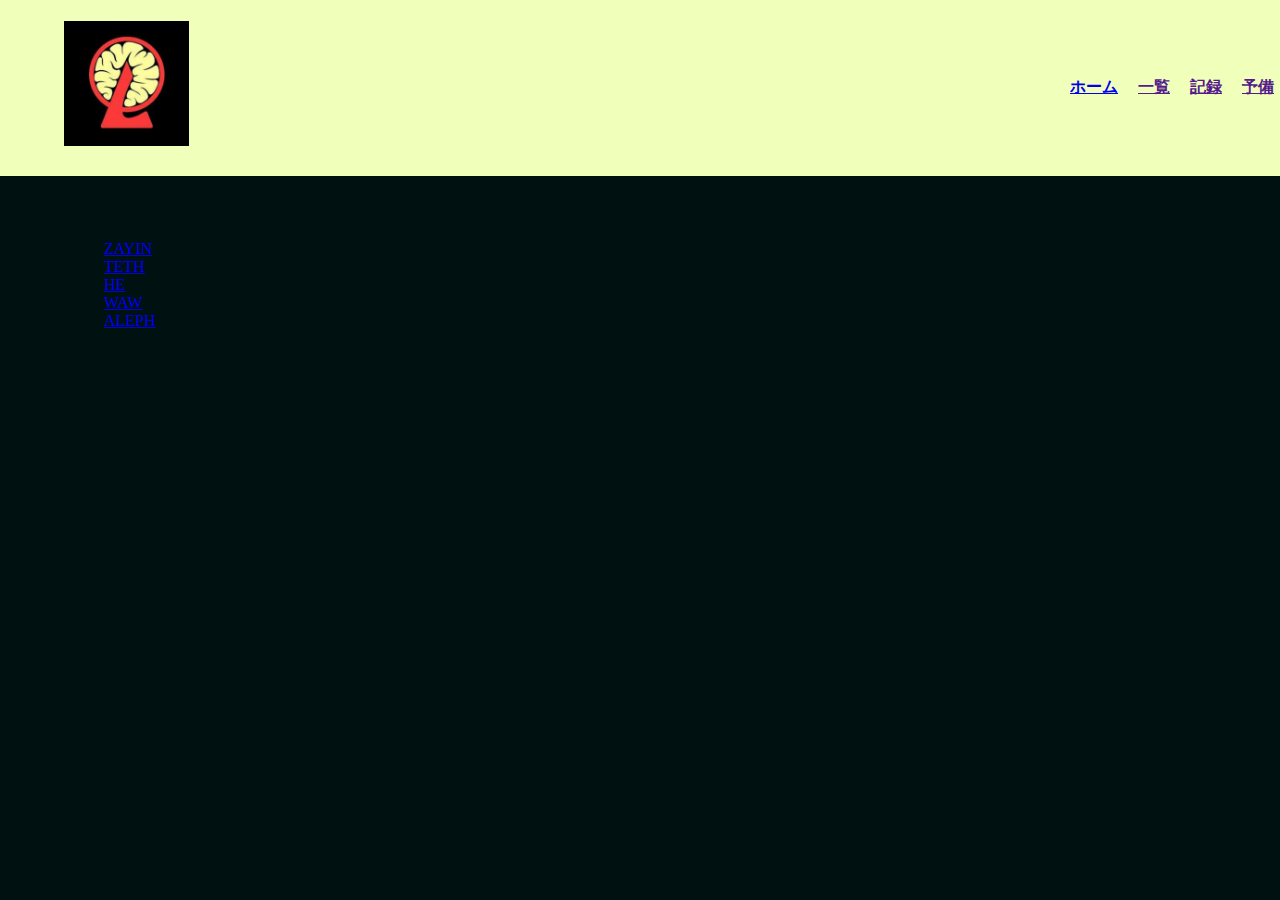
<file: public/Project_moon_fan/Lobotomy_Corp's/index.html>
<!DOCTYPE html>
<html lang="ja">
<head>
  <meta charset="UTF-8" />
  <meta name="viewport" content="width=device-width, initial-scale=1.0" />
  <title>アブノーマリティ情報</title>
  <link rel="stylesheet" href="styles.css" />
</head>
<body>
  <!-- ヘッダー部分 -->
  <header>
     <h1>
        <img
          src="../images/artworks-000413768856-mol7qo-t1080x1080.jpg"
          alt="ロゴ"
          width="125"
        />
        <!--ロゴマークの作成-->
      </h1>
      <nav>
        <ul class="UI"> <!--最初のページに飛べるUIを設計したい-->
          <li><a href="./Lobotomy.html">ホーム</a></li>
          <li><a href="">一覧</a></li>
          <li><a href="">記録</a></li>
          <li><a href="">予備</a></li>
          <li><a href="">予備2</a></li>
        </ul>
      </nav>

  </header>

<main id="creature-data">
  <nav>
    <ul class="ab_li">
      <li><a href="zayin.html">ZAYIN</a></li>
      <li><a href="teth.html">TETH</a></li>
      <li><a href="he.html">HE</a></li>
      <li><a href="waw.html">WAW</a></li>
      <li><a href="aleph.html">ALEPH</a></li>
    </ul>
  </nav>
</main>
</body>
</html>
</file>
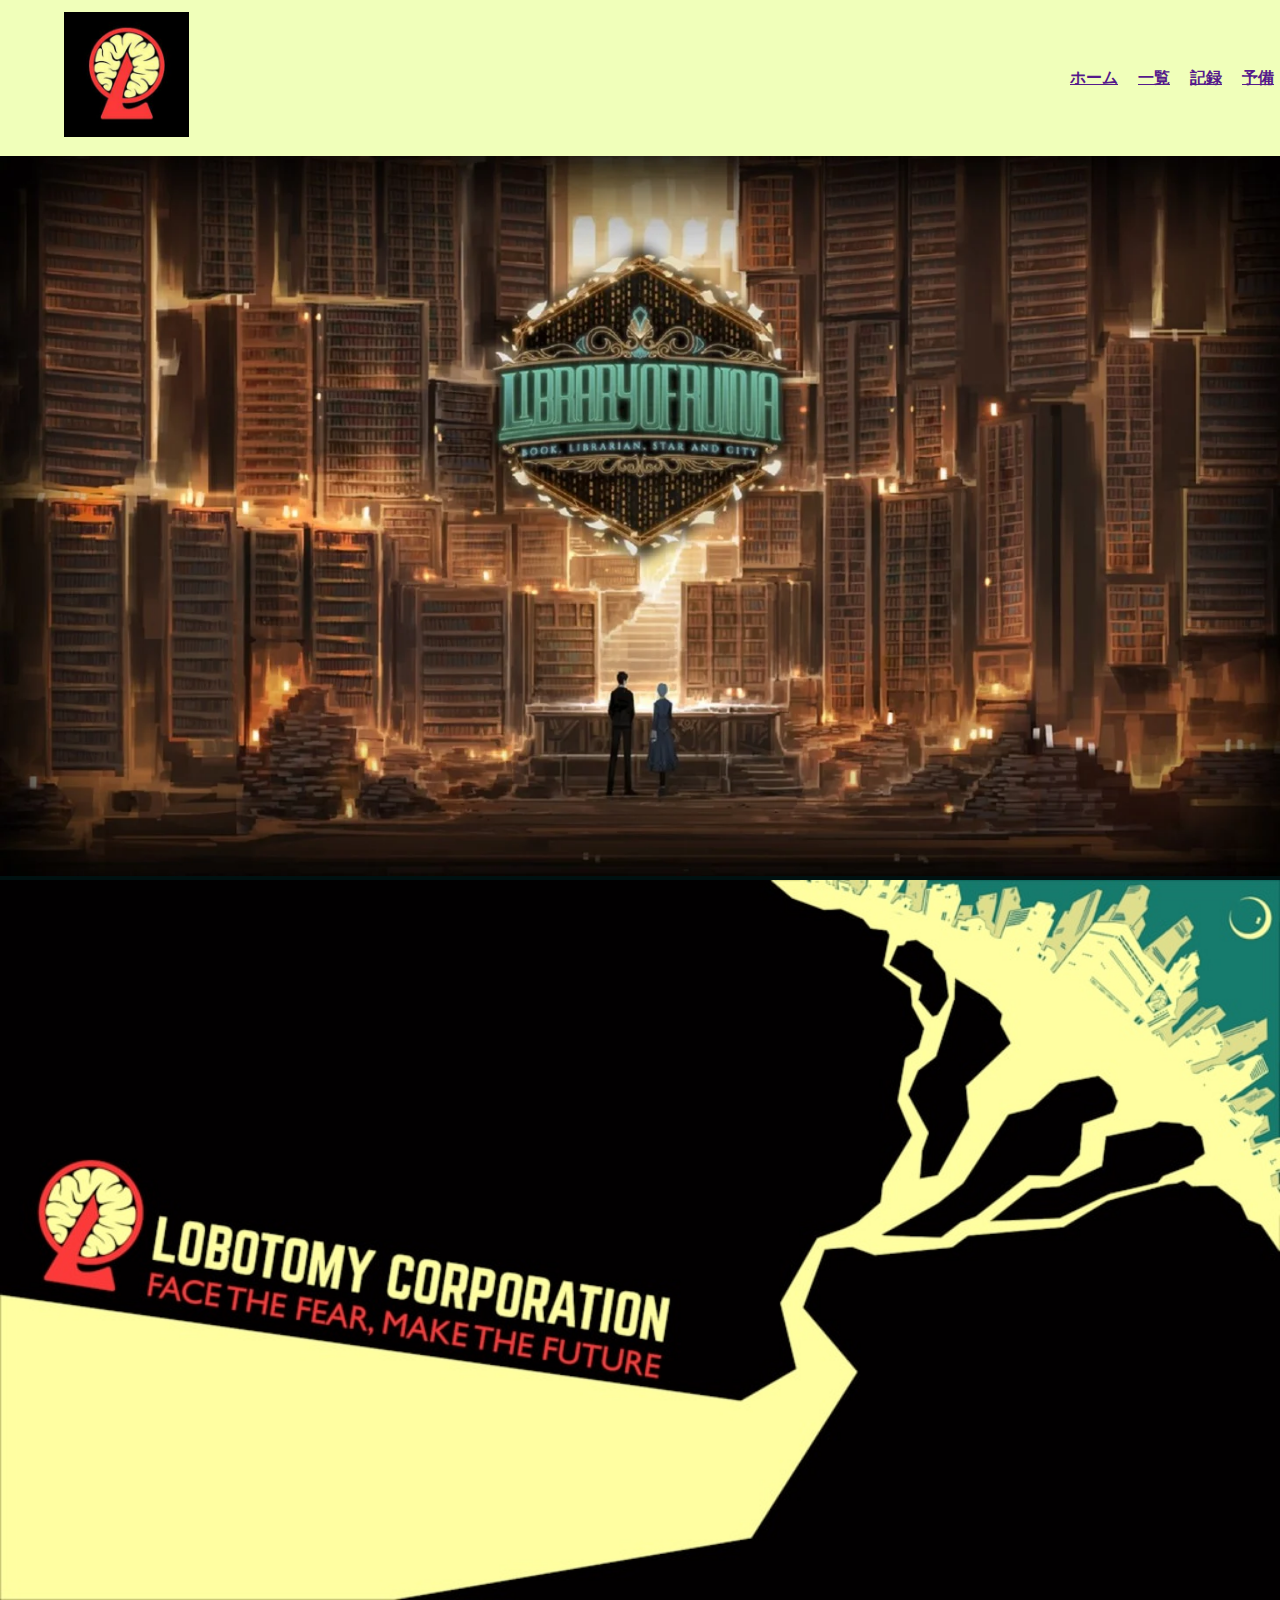
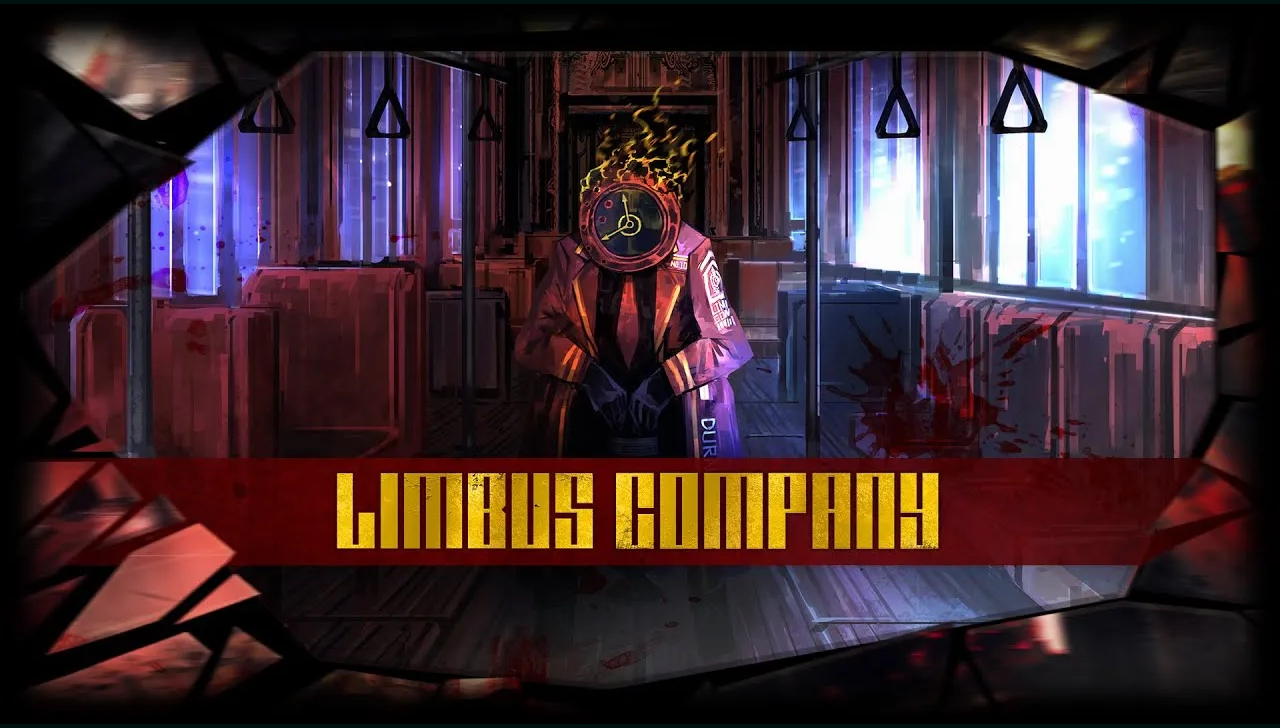
<file: public/Project_moon_fan/Home.html>
<!DOCTYPE html>
<html lang="ja">
  <head>
    <meta charset="UTF-8" />
    <meta name="viewport" content="width=device-width, initial-scale=1.0" />
    <link rel="stylesheet" href="../Project_moon_fan/Home.css" />
    <title>Limbus_Company</title>
  </head>
  <body>
    <header>
      <h1>
        <img
          src="images/artworks-000413768856-mol7qo-t1080x1080.jpg"
          alt="ロゴ"
          width="125"
        />
        <!--ロゴマークの作成-->
      </h1>
      <nav>
        <ul class="UI"> <!--最初のページに飛べるUIを設計したい-->
          <li><a href="">ホーム</a></li>
          <li><a href="">一覧</a></li>
          <li><a href="">記録</a></li>
          <li><a href="">予備</a></li>
          <li><a href="">予備2</a></li>
        </ul>
      </nav>

    </header>

<main>
  
        <a href="">
        <img src="images/ruinalogo.webp" alt="Ruin" width = 100% height="100%">
        </a>
        <a href="../Project_moon_fan/Lobotomy_Corp's/Lobotomy.html">
        <img src="images/lobtomy Home.jpg" alt="Lobotomy" width="100%" height="100%" >
        </a>
        <a href="">
        <img src="images/limbus canpany.webp" alt="limbus" width="100%" height="100%">
        </a>

      </main>

    <main></main>
  </body>
</html>
</file>
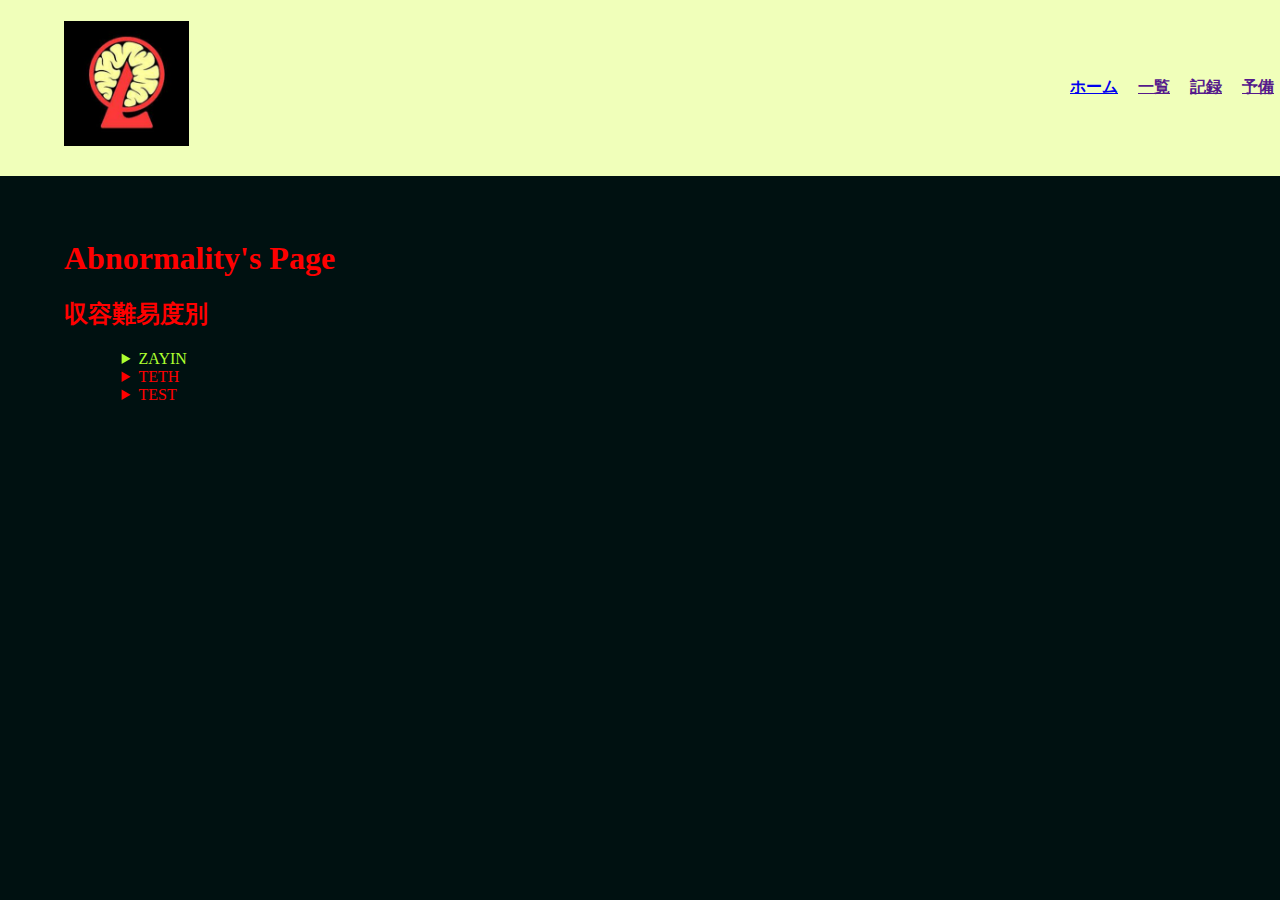
<file: public/Project_moon_fan/Lobotomy_Corp's/Abnormality.html>
<!DOCTYPE html>
<html lang="ja">
<head>
	<meta charset="UTF-8">
	<meta name="viewport" content="width=device-width, initial-scale=1.0">
  <link rel="stylesheet" href="../Lobotomy_Corp's/CSSまとめ/Abnormality.CSS">
	<title>アブノーマリティ</title>
</head>
<body>
	<header>
	 <h1>
        <img
          src="../images/artworks-000413768856-mol7qo-t1080x1080.jpg"
          alt="ロゴ"
          width="125"
        />
        <!--ロゴマークの作成-->
      </h1>
      <nav>
        <ul class="UI"> <!--最初のページに飛べるUIを設計したい-->
          <li><a href="./Lobotomy.html">ホーム</a></li>
          <li><a href="">一覧</a></li>
          <li><a href="">記録</a></li>
          <li><a href="">予備</a></li>
          <li><a href="">予備2</a></li>
        </ul>
      </nav>

	</header>

<main>
	<h1>Abnormality's Page</h1>



	<h2>収容難易度別</h2>

	<details class="content">
	<summary id="ZAYIN">ZAYIN</summary>
	<li></li>
	
	</details>

  <details class="content">
	<summary id="TETH">TETH</summary>
	<li> <a href="../Lobotomy_Corp's/TETH/1.76 MHz.html">1.76 MHz</a></li>
  </details>

  <details class="content">
  <summary id="TEST">TEST</summary>
  <li><a href="../Lobotomy_Corp's/index.html">TEST</a></li>
  </details>
	
	</details>

</main>
</body>
</html>
</file>
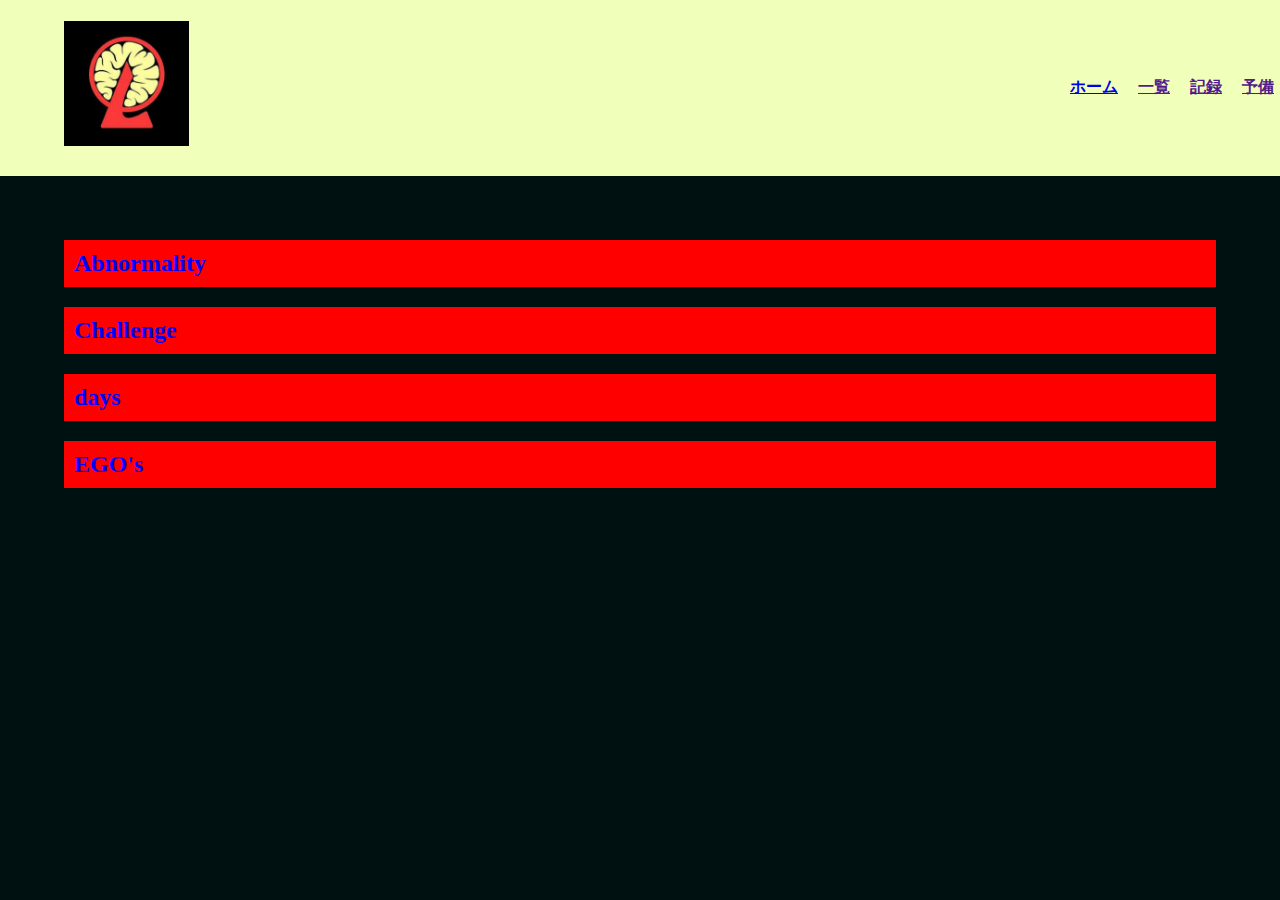
<file: public/Project_moon_fan/Lobotomy_Corp's/Lobotomy.html>
<!DOCTYPE html>
<html lang="ja">
<head>
	<meta charset="UTF-8">
	<meta name="viewport" content="width=device-width, initial-scale=1.0">
  <link rel="stylesheet" href="../Lobotomy_Corp's/LobtomyCorp_CSS/Main.css">
	<title>Lobotomy_Corp</title>
</head>
<body>
	<header>
      <h1>
        <img
          src="../images/artworks-000413768856-mol7qo-t1080x1080.jpg"
          alt="ロゴ"
          width="125"
        />
        <!--ロゴマークの作成-->
      </h1>
      <nav>
        <ul class="UI"> <!--最初のページに飛べるUIを設計したい-->
          <li><a href="../Home.html">ホーム</a></li>
          <li><a href="">一覧</a></li>
          <li><a href="">記録</a></li>
          <li><a href="">予備</a></li>
          <li><a href="">予備2</a></li>
        </ul>
      </nav>

    </header>

	<main>
	<a href="../Lobotomy_Corp's/Abnormality.html" class="category"><h2 class="list">Abnormality</h2></a>
	<a href="" class="category"><h2 class="list">Challenge</h2></a>
	<a href="" class="category"><h2 class="list">days</h2></a>
	<a href="" class="category"><h2 class="list">EGO's</h2></a>

	
	
	
	</main>
</body>
</html>
</file>
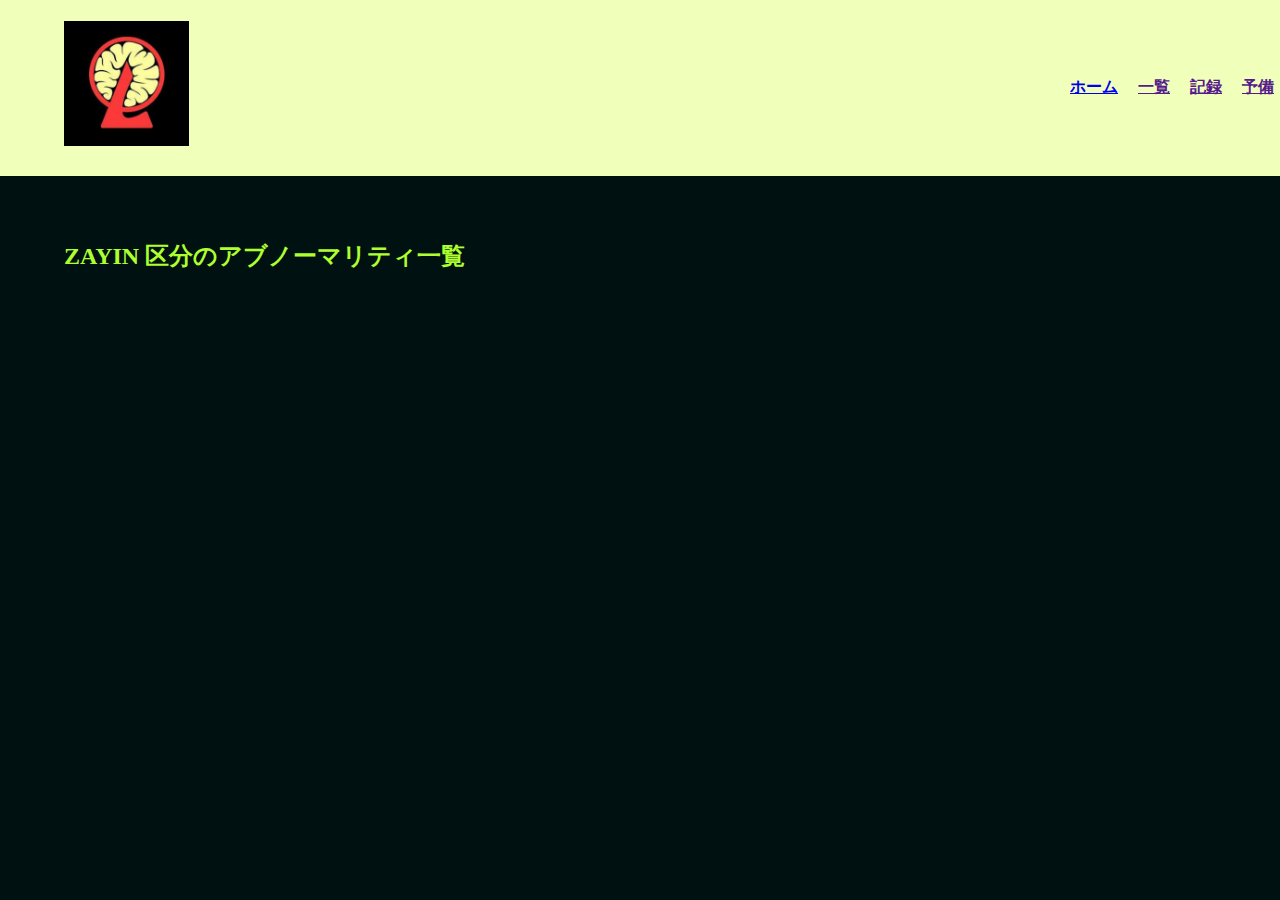
<file: public/Project_moon_fan/Lobotomy_Corp's/zayin.html>
<!DOCTYPE html>
<html lang="ja">
<head>
  <meta charset="UTF-8" />
  <meta name="viewport" content="width=device-width, initial-scale=1.0" />
  <title>ZAYIN - アブノーマリティ情報</title>
  <link rel="stylesheet" href="styles.css" />
</head>
<body>
  <!-- 共通ヘッダー -->
  <header>
    <h1>
      <img
        src="../images/artworks-000413768856-mol7qo-t1080x1080.jpg"
        alt="ロゴ"
        width="125"
      />
    </h1>
    <nav>
      <ul class="UI">
        <li><a href="./Lobotomy.html">ホーム</a></li>
        <li><a href="">一覧</a></li>
        <li><a href="">記録</a></li>
        <li><a href="">予備</a></li>
        <li><a href="">予備2</a></li>
      </ul>
    </nav>
  </header>

  <!-- メインコンテンツ -->
  <main id="creature-data">
    <h2>ZAYIN 区分のアブノーマリティ一覧</h2>
    <!-- JSでデータをここに表示 -->
  </main>
<script>
  fetch('http://localhost:3000/api/abnormalities/zayin') // ← ここを修正
    .then(response => response.json())
    .then(data => {
      const container = document.getElementById('creature-data');
      container.innerHTML += data.map(abnormality => `
        <section class="abno-entry">
          <h3>${abnormality.name} (${abnormality.risk_level})</h3>
          <p>${abnormality.message}</p>
        </section>
      `).join('');
    })
    .catch(error => console.error('Error fetching ZAYIN data:', error));
</script>

</body>
</html>
</file>
<file: public/Project_moon_fan/Lobotomy_Corp's/styles.css>
/* 全体設定 */
body {
    box-sizing: border-box;
    margin: 0;
    padding: 0;
    background-color: #011;
}

/* リストのスタイル */
ul {
    list-style-type: none;
}

/* ヘッダーの設定 */
header {
    background-color: #f0ffba;
    width: 100%;
    padding: 0 5%;
    display: flex;
    justify-content: space-between;
    align-items: center;
    position: sticky;
    top: 0;
}

/* ナビゲーションUI */
.UI {
    display: flex;
    flex-wrap: wrap;
    font-weight: bold;
}

.UI li {
    margin: 0 10px;
}

.ab-li {
    display: block;
    font-weight: bold;
    padding: 0;
}

.ab-li li {
    margin: 10px 0;
}



/* メイン部分のスタイル */
main {
    color: red;
    margin: 5%;
}

.abno-entry {
  background-color: #123;
  color: white;
  padding: 1em;
  margin-bottom: 1em;
  border-radius: 8px;
}

main h2 {
  color: greenyellow;
}
</file>
<file: public/Project_moon_fan/Home.css>
body {
    
        box-sizing: border-box;
        margin: 0;
        padding: 0;
        background-color: #011;
}

ul {
    list-style-type: none;
}

header {
    background-color: #f0ffba;
    width: 100%;
    height: 156px;
    padding: 0 5%;
    display: flex;
    justify-content: space-between;
    align-items: center;
    position: sticky;
    top: 0;
}
.UI {
    display: flex;
    flex-wrap: wrap;
    font-weight: bold;
}

.UI li {
    margin: 0 10px;
}


footer {
    background-color: black;
}
</file>
